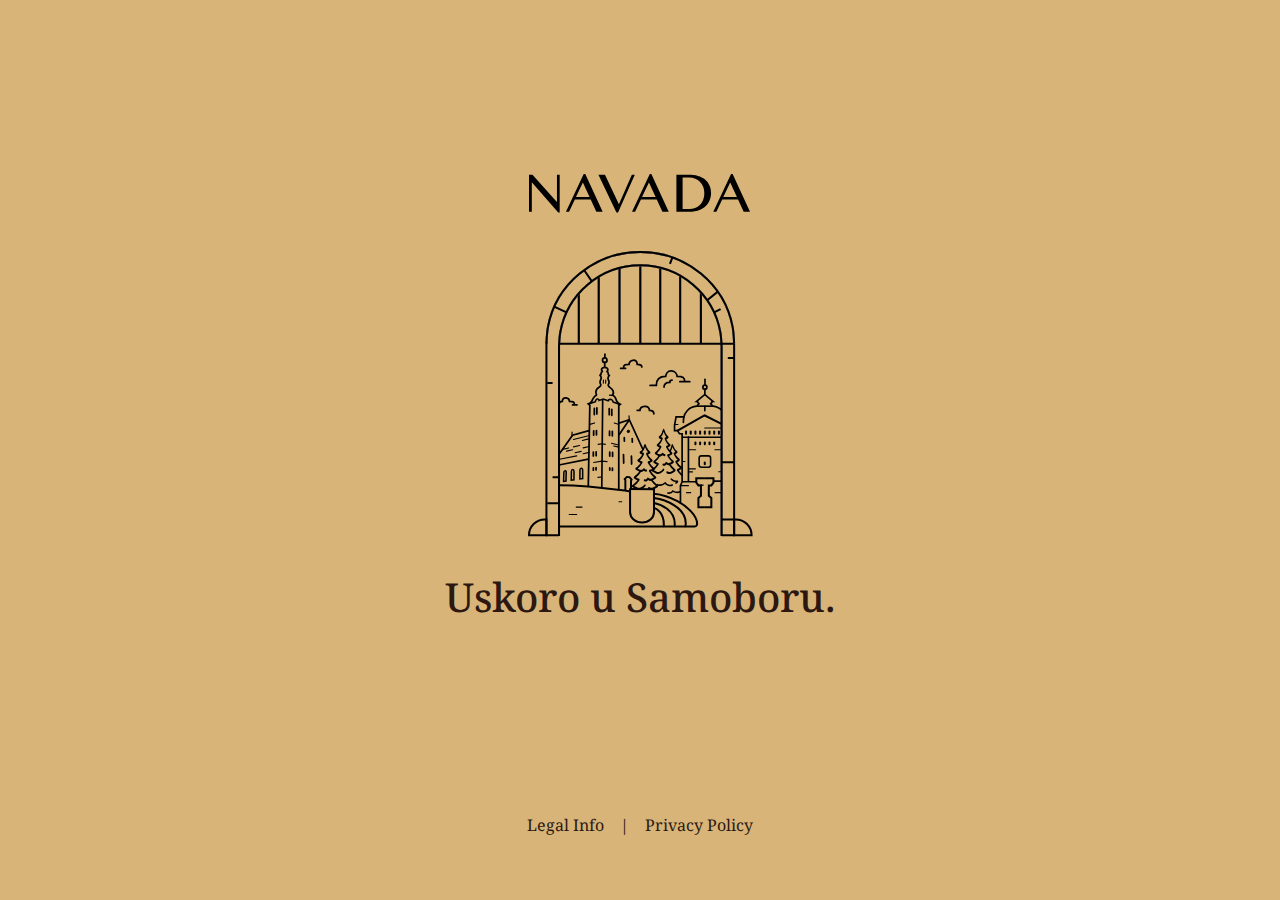
<file: index.html>
<!DOCTYPE html>
<html lang="hr">
<head>
    <meta charset="UTF-8">
    <meta name="viewport" content="width=device-width, initial-scale=1.0">
    <title>Navada Coffee - Uskoro u Samoboru</title>
    <link rel="preconnect" href="https://fonts.googleapis.com">
    <link rel="preconnect" href="https://fonts.gstatic.com" crossorigin>
    <link href="https://fonts.googleapis.com/css2?family=Noto+Serif:ital,wght@0,400;0,500;0,600;0,700;1,400&display=swap" rel="stylesheet">
    <link rel="stylesheet" href="styles.css">
    <meta name="description" content="Navada Coffee - Uskoro otvaramo u Samoboru. Kvalitetna kava i ugodno druženje.">
    <style>
        .logo-container {
            margin-bottom: 2rem;
            max-width: 300px;
            display: flex;
            justify-content: center;
            margin-left: auto;
            margin-right: auto;
        }
        
        h1 {
            text-align: center;
            width: 100%;
        }
        
        main {
            display: flex;
            flex-direction: column;
            align-items: center;
            width: 100%;
        }
    </style>
</head>
<body>
    <div class="container">
        <main>
            <div class="logo-container">
                <img src="navada_logo.svg" alt="Navada Coffee Logo" class="logo">
            </div>
            <h1>Uskoro u Samoboru.</h1>
        </main>
        
        <footer>
            <div class="footer-links">
                <a href="legal/">Legal Info</a>
                <span class="separator">|</span>
                <a href="privacy-policy/">Privacy Policy</a>
            </div>
        </footer>
    </div>
</body>
</html>
</file>
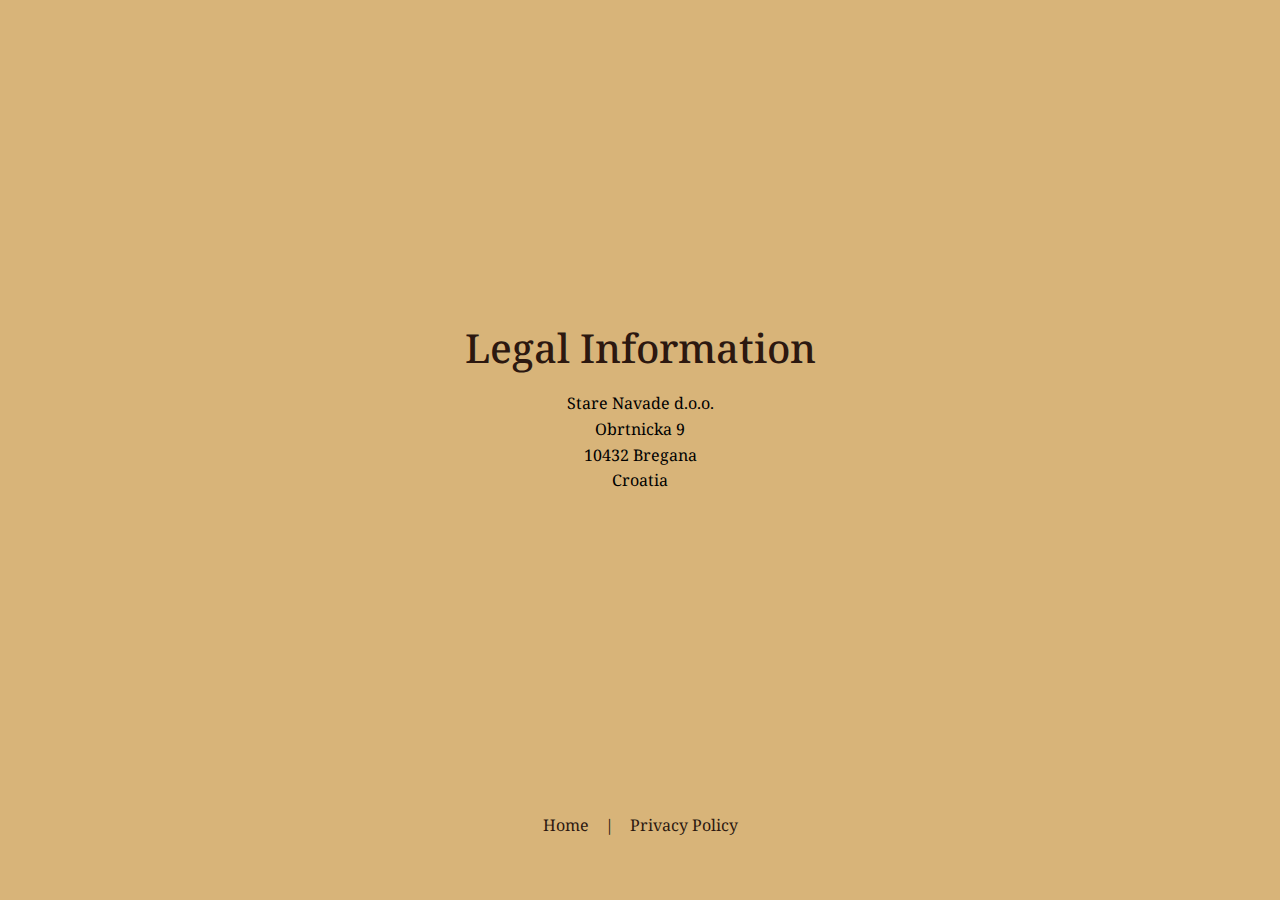
<file: legal/index.html>
<!DOCTYPE html>
<html lang="hr">
<head>
    <meta charset="UTF-8">
    <meta name="viewport" content="width=device-width, initial-scale=1.0">
    <title>Legal Information - Navada Coffee</title>
    <link rel="preconnect" href="https://fonts.googleapis.com">
    <link rel="preconnect" href="https://fonts.gstatic.com" crossorigin>
    <link href="https://fonts.googleapis.com/css2?family=Noto+Serif:ital,wght@0,400;0,500;0,600;0,700;1,400&display=swap" rel="stylesheet">
    <link rel="stylesheet" href="../styles.css">
    <style>
        .content {
            max-width: 800px;
            line-height: 1.6;
            text-align: center;
            margin: 0 auto;
        }
        
        h1 {
            text-align: center;
        }
    </style>
</head>
<body>
    <div class="container">
        <main>
            <h1>Legal Information</h1>
            <div class="content">
                <p>Stare Navade d.o.o.</p>
                <p>Obrtnicka 9</p>
                <p>10432 Bregana</p>
                <p>Croatia</p>
            </div>
        </main>
        
        <footer>
            <div class="footer-links">
                <a href="../">Home</a>
                <span class="separator">|</span>
                <a href="../privacy-policy/">Privacy Policy</a>
            </div>
        </footer>
    </div>
</body>
</html>
</file>
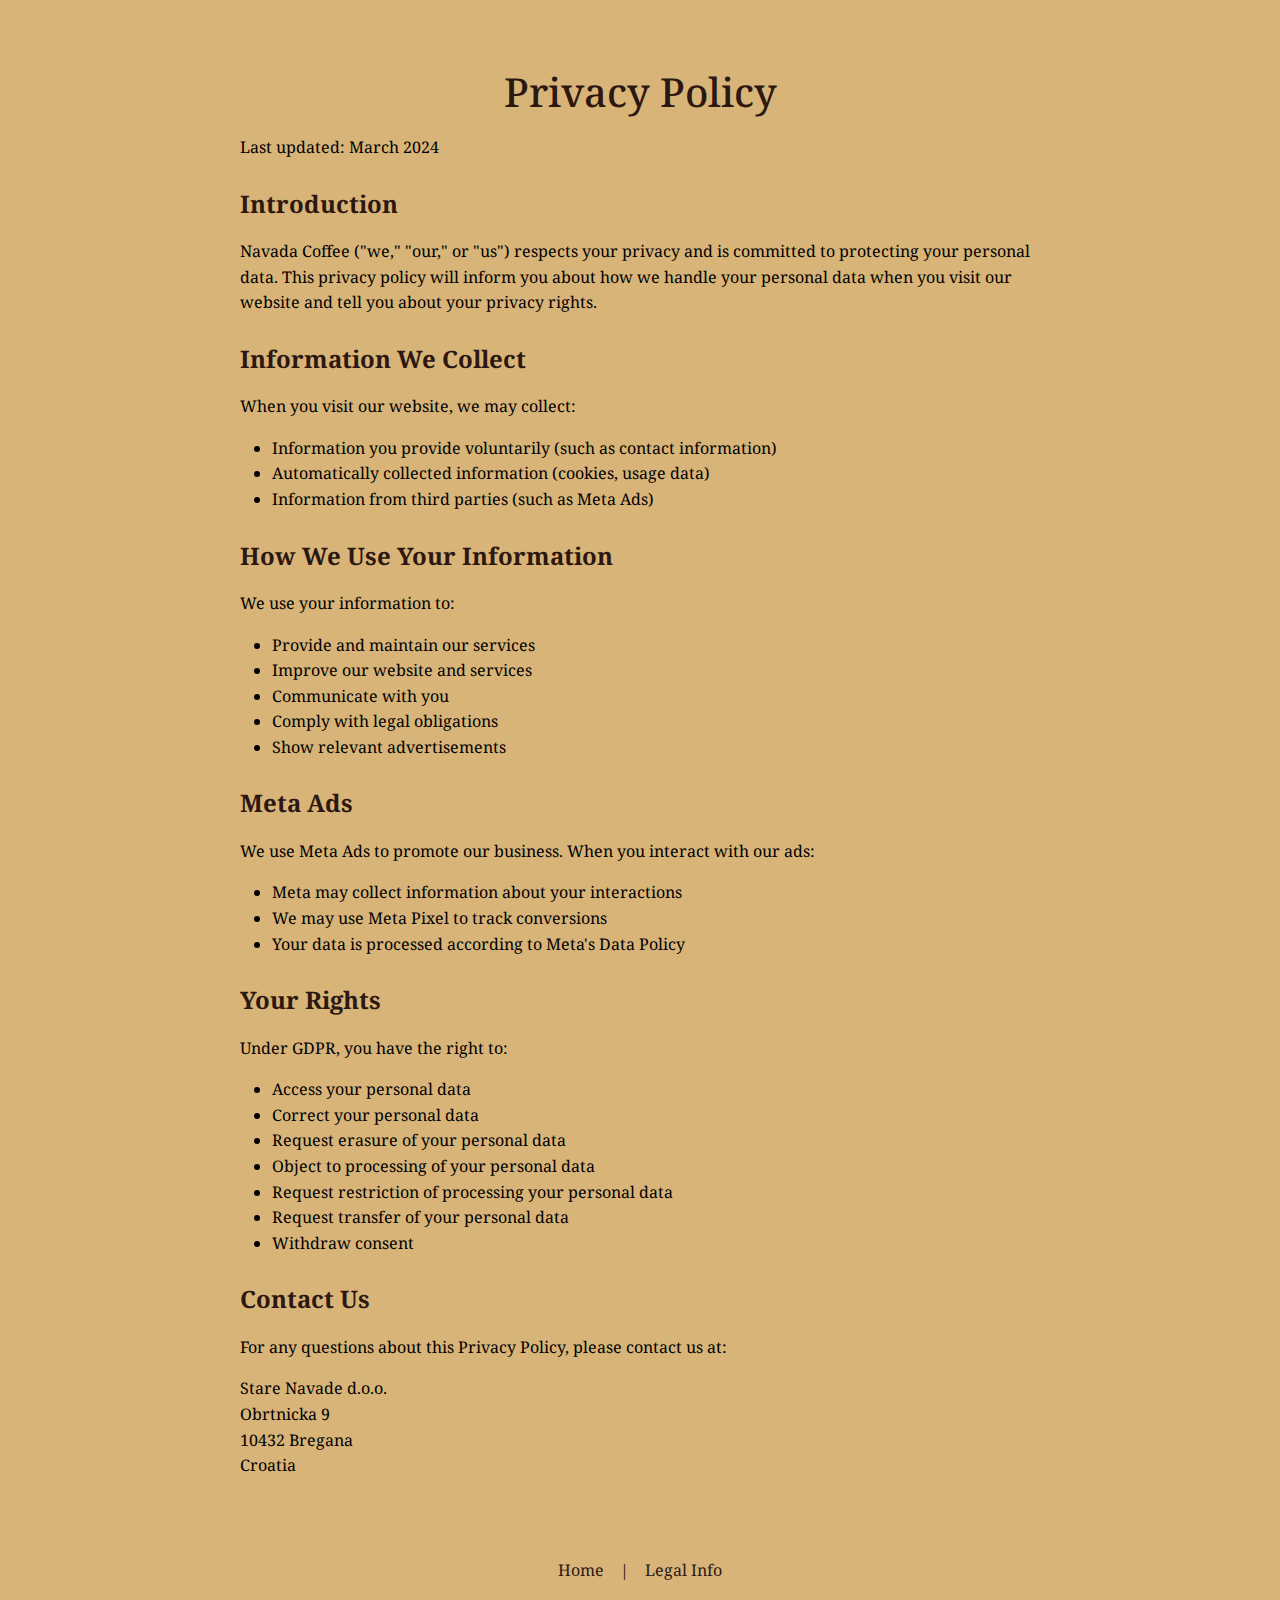
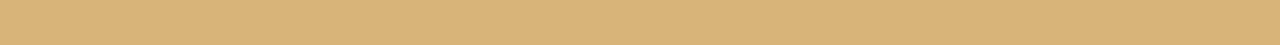
<file: privacy-policy/index.html>
<!DOCTYPE html>
<html lang="hr">
<head>
    <meta charset="UTF-8">
    <meta name="viewport" content="width=device-width, initial-scale=1.0">
    <title>Privacy Policy - Navada Coffee</title>
    <link rel="preconnect" href="https://fonts.googleapis.com">
    <link rel="preconnect" href="https://fonts.gstatic.com" crossorigin>
    <link href="https://fonts.googleapis.com/css2?family=Noto+Serif:ital,wght@0,400;0,500;0,600;0,700;1,400&display=swap" rel="stylesheet">
    <link rel="stylesheet" href="../styles.css">
    <style>
        .content {
            max-width: 800px;
            line-height: 1.6;
            text-align: left;
        }
        .content h2 {
            margin: 1.5rem 0 1rem;
            color: #2c1810;
        }
        .content p {
            margin-bottom: 1rem;
            text-align: left;
        }
        .content ul {
            margin-bottom: 1rem;
            padding-left: 2rem;
            text-align: left;
        }
        
        h1 {
            text-align: center;
        }
    </style>
</head>
<body>
    <div class="container">
        <main>
            <h1>Privacy Policy</h1>
            <div class="content">
                <p>Last updated: March 2024</p>

                <h2>Introduction</h2>
                <p>Navada Coffee ("we," "our," or "us") respects your privacy and is committed to protecting your personal data. This privacy policy will inform you about how we handle your personal data when you visit our website and tell you about your privacy rights.</p>

                <h2>Information We Collect</h2>
                <p>When you visit our website, we may collect:</p>
                <ul>
                    <li>Information you provide voluntarily (such as contact information)</li>
                    <li>Automatically collected information (cookies, usage data)</li>
                    <li>Information from third parties (such as Meta Ads)</li>
                </ul>

                <h2>How We Use Your Information</h2>
                <p>We use your information to:</p>
                <ul>
                    <li>Provide and maintain our services</li>
                    <li>Improve our website and services</li>
                    <li>Communicate with you</li>
                    <li>Comply with legal obligations</li>
                    <li>Show relevant advertisements</li>
                </ul>

                <h2>Meta Ads</h2>
                <p>We use Meta Ads to promote our business. When you interact with our ads:</p>
                <ul>
                    <li>Meta may collect information about your interactions</li>
                    <li>We may use Meta Pixel to track conversions</li>
                    <li>Your data is processed according to Meta's Data Policy</li>
                </ul>

                <h2>Your Rights</h2>
                <p>Under GDPR, you have the right to:</p>
                <ul>
                    <li>Access your personal data</li>
                    <li>Correct your personal data</li>
                    <li>Request erasure of your personal data</li>
                    <li>Object to processing of your personal data</li>
                    <li>Request restriction of processing your personal data</li>
                    <li>Request transfer of your personal data</li>
                    <li>Withdraw consent</li>
                </ul>

                <h2>Contact Us</h2>
                <p>For any questions about this Privacy Policy, please contact us at:</p>
                <p>Stare Navade d.o.o.<br>
                Obrtnicka 9<br>
                10432 Bregana<br>
                Croatia</p>
            </div>
        </main>
        
        <footer>
            <div class="footer-links">
                <a href="../">Home</a>
                <span class="separator">|</span>
                <a href="../legal/">Legal Info</a>
            </div>
        </footer>
    </div>
</body>
</html>
</file>
<file: styles.css>
@import url('https://fonts.googleapis.com/css2?family=Noto+Serif:ital,wght@0,400;0,500;0,600;0,700;1,400&display=swap');

* {
    margin: 0;
    padding: 0;
    box-sizing: border-box;
}

body {
    background-color: #d8b479;
    font-family: 'Noto Serif', serif;
    min-height: 100vh;
    display: flex;
    flex-direction: column;
}

.container {
    max-width: 1200px;
    margin: 0 auto;
    padding: 2rem;
    flex: 1;
    display: flex;
    flex-direction: column;
    justify-content: center;
    align-items: center;
    text-align: center;
}

main {
    flex: 1;
    display: flex;
    flex-direction: column;
    align-items: center;
    justify-content: center;
    padding: 2rem 0;
    width: 100%;
}

.logo-container {
    margin-bottom: 2rem;
    max-width: 300px;
}

.logo {
    width: 100%;
    height: auto;
}

h1 {
    color: #2c1810;
    font-size: 2.5rem;
    font-weight: 500;
    margin-bottom: 1rem;
}

footer {
    padding: 2rem 0;
    color: #2c1810;
    width: 100%;
    text-align: center;
}

.footer-links {
    display: flex;
    gap: 1rem;
    align-items: center;
    justify-content: center;
}

.footer-links a {
    color: #2c1810;
    text-decoration: none;
    transition: opacity 0.2s ease;
}

.footer-links a:hover {
    opacity: 0.8;
}

.separator {
    color: #2c1810;
}

.content {
    text-align: left;
    max-width: 800px;
    margin: 0 auto;
}

@media (max-width: 768px) {
    .container {
        padding: 1rem;
    }

    h1 {
        font-size: 2rem;
    }

    .logo-container {
        max-width: 200px;
    }
}

@media (max-width: 480px) {
    h1 {
        font-size: 1.5rem;
    }

    .footer-links {
        flex-direction: column;
        gap: 0.5rem;
        align-items: center;
    }

    .separator {
        display: none;
    }
}
</file>
